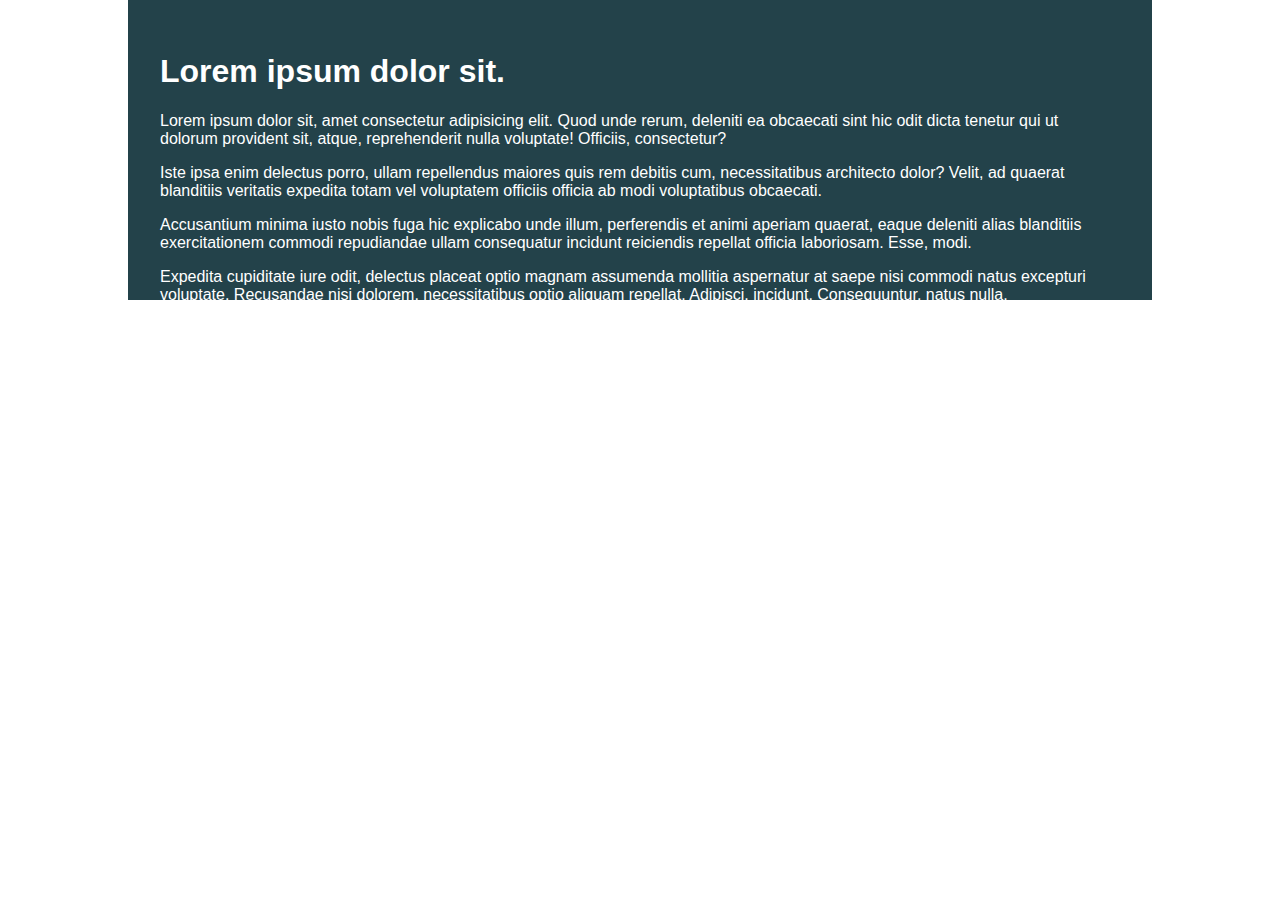
<file: challenge01/index.html>
<!DOCTYPE html>
<html lang="en">

<head>
    <meta charset="UTF-8">
    <meta name="viewport" content="width=device-width, initial-scale=1.0">
    <title>Day 01</title>

    <link rel="stylesheet" href="style.css">
</head>

<body>
    <div class="container">
        <div class="intro-content">
            <h1>Lorem ipsum dolor sit.</h1>
            <p>Lorem ipsum dolor sit, amet consectetur adipisicing elit. Quod unde rerum, deleniti ea obcaecati sint hic
                odit dicta tenetur qui ut dolorum provident sit, atque, reprehenderit nulla voluptate! Officiis,
                consectetur?</p>
            <p>Iste ipsa enim delectus porro, ullam repellendus maiores quis rem debitis cum, necessitatibus architecto
                dolor? Velit, ad quaerat blanditiis veritatis expedita totam vel voluptatem officiis officia ab modi
                voluptatibus obcaecati.</p>
            <p>Accusantium minima iusto nobis fuga hic explicabo unde illum, perferendis et animi aperiam quaerat, eaque
                deleniti alias blanditiis exercitationem commodi repudiandae ullam consequatur incidunt reiciendis
                repellat officia laboriosam. Esse, modi.</p>
            <p>Expedita cupiditate iure odit, delectus placeat optio magnam assumenda mollitia aspernatur at saepe nisi
                commodi natus excepturi voluptate. Recusandae nisi dolorem, necessitatibus optio aliquam repellat.
                Adipisci, incidunt. Consequuntur, natus nulla.</p>
        </div>
    </div>
</body>

</html>
</file>
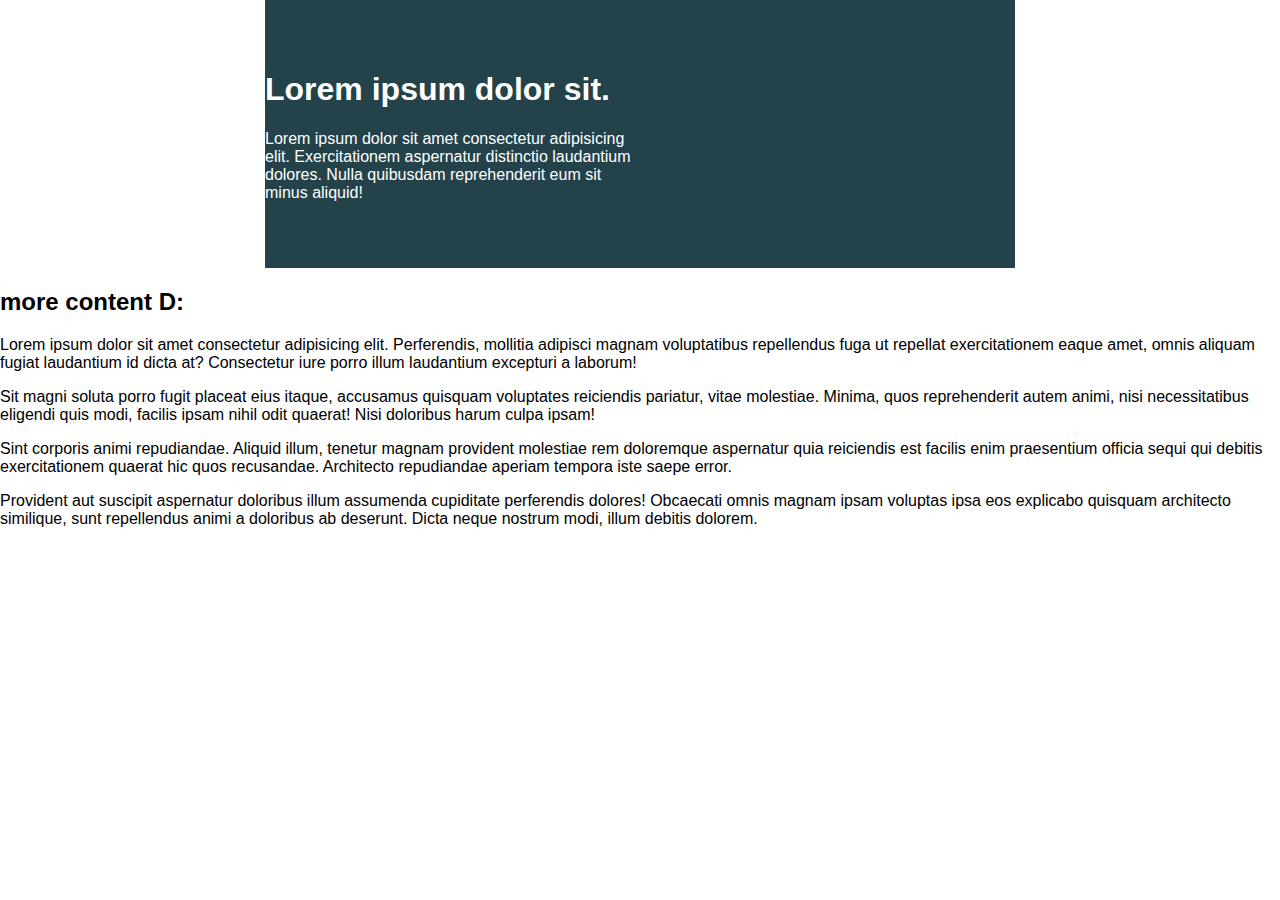
<file: challenge02/index.html>
<!DOCTYPE html>
<html lang="en">
<head> 
    <meta charset="UTF-8">
    <meta name="viewport" content="width=device-width, initial-scale=1.0">
    <title>Day 01</title>
 
    <link rel="stylesheet" href="style.css">
</head>
<body>

    <div class="container">
        <div class="intro-content">
            <h1>Lorem ipsum dolor sit.</h1>
            <p>Lorem ipsum dolor sit amet consectetur adipisicing elit. Exercitationem aspernatur distinctio laudantium dolores. Nulla quibusdam reprehenderit eum sit minus aliquid!</p>
        </div>
    </div>


    <h2>more content D:</h2>
    <p>Lorem ipsum dolor sit amet consectetur adipisicing elit. Perferendis, mollitia adipisci magnam voluptatibus repellendus fuga ut repellat exercitationem eaque amet, omnis aliquam fugiat laudantium id dicta at? Consectetur iure porro illum laudantium excepturi a laborum!</p>
    <p>Sit magni soluta porro fugit placeat eius itaque, accusamus quisquam voluptates reiciendis pariatur, vitae molestiae. Minima, quos reprehenderit autem animi, nisi necessitatibus eligendi quis modi, facilis ipsam nihil odit quaerat! Nisi doloribus harum culpa ipsam!</p>
    <p>Sint corporis animi repudiandae. Aliquid illum, tenetur magnam provident molestiae rem doloremque aspernatur quia reiciendis est facilis enim praesentium officia sequi qui debitis exercitationem quaerat hic quos recusandae. Architecto repudiandae aperiam tempora iste saepe error.</p>
    <p>Provident aut suscipit aspernatur doloribus illum assumenda cupiditate perferendis dolores! Obcaecati omnis magnam ipsam voluptas ipsa eos explicabo quisquam architecto similique, sunt repellendus animi a doloribus ab deserunt. Dicta neque nostrum modi, illum debitis dolorem.</p>


</body>
</html>
</file>
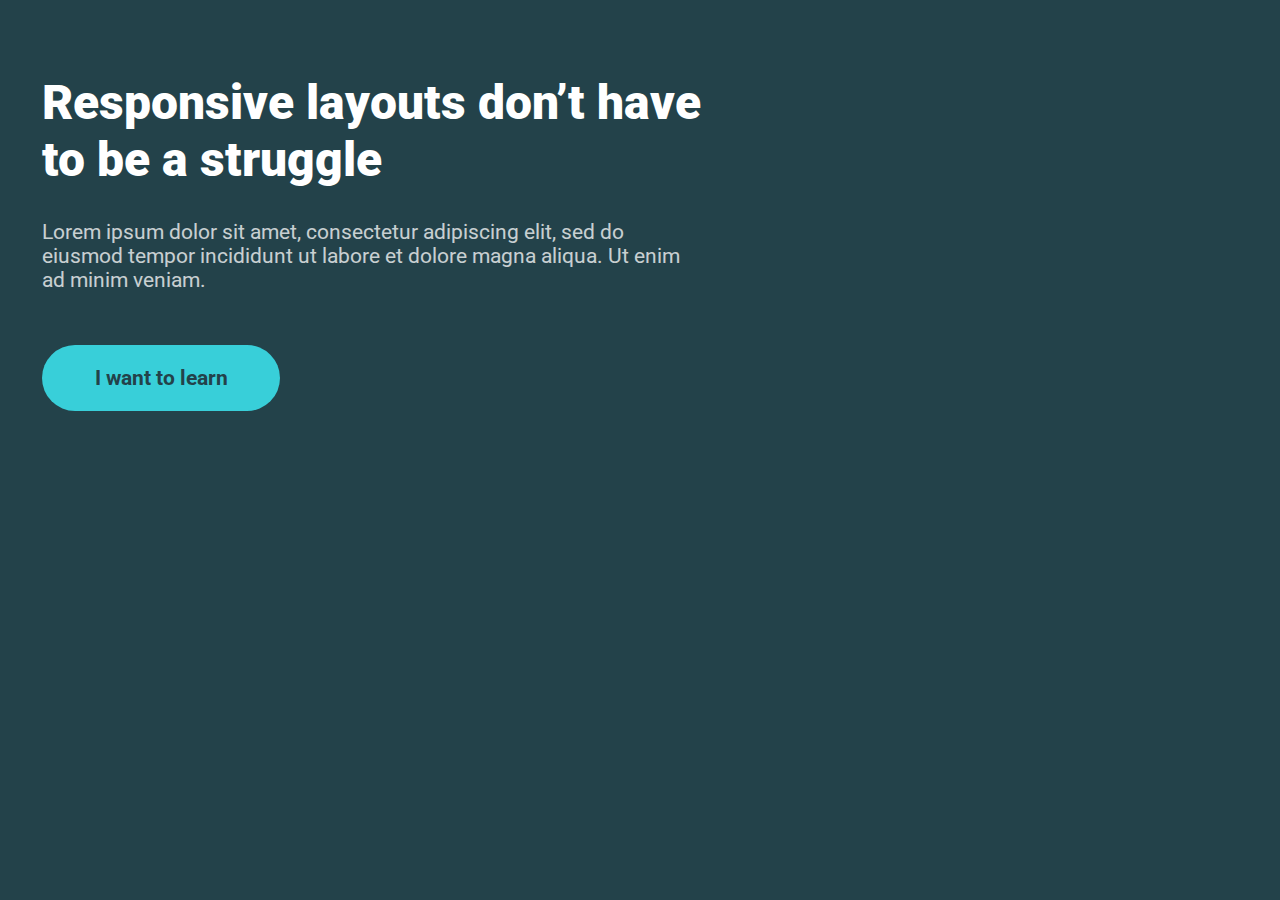
<file: challenge03/index.html>
<!DOCTYPE html>
<html lang="en">

<head>
    <meta charset="UTF-8">
    <meta name="viewport" content="width=device-width, initial-scale=1.0">
    <title>Day 01</title>

    <link rel="stylesheet" href="style.css">
    <link rel="preconnect" href="https://fonts.googleapis.com">
    <link rel="preconnect" href="https://fonts.gstatic.com" crossorigin>
    <link href="https://fonts.googleapis.com/css2?family=Roboto:ital,wght@0,100..900;1,100..900&display=swap"
        rel="stylesheet">
</head>

<body>

    <div class="container">
        <h1>Responsive layouts don’t have
            to be a struggle</h1>
        <p>Lorem ipsum dolor sit amet, consectetur adipiscing elit, sed do eiusmod
            tempor incididunt ut labore et dolore magna aliqua. Ut enim ad minim
            veniam.</p>

        <a href="/">I want to learn</a>
    </div>

</body>

</html>
</file>
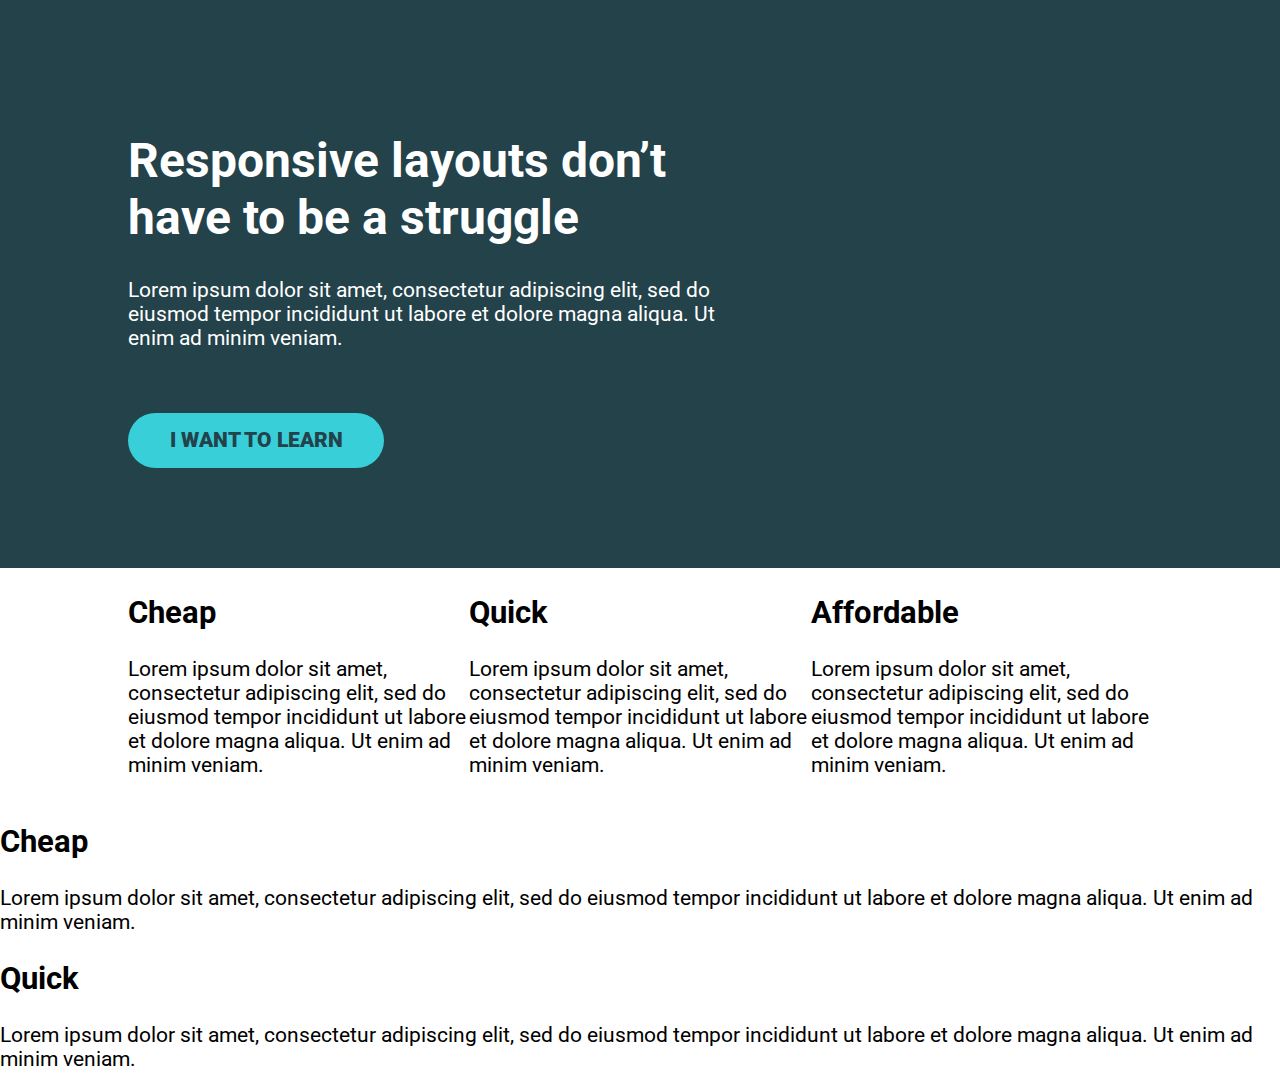
<file: flex-challenge01/index.html>
<!DOCTYPE html>
<html lang="en">
<head>
    <meta charset="UTF-8">
    <meta name="viewport" content="width=device-width, initial-scale=1.0">
    <title>Challenge time!</title>
    <link href="https://fonts.googleapis.com/css2?family=Roboto:wght@400;900&display=swap" rel="stylesheet"> 
    <link rel="stylesheet" href="style.css">
</head>
<body>
    <div class="hero">
        <div class="container">
            <div class="hero__text">
                <h1>Responsive layouts don’t have to be a struggle</h1>
                <p>Lorem ipsum dolor sit amet, consectetur adipiscing elit, sed do eiusmod tempor incididunt ut labore et dolore magna aliqua. Ut enim ad minim veniam.</p>
                <a href="#" class="btn">I want to learn</a>
            </div>
        </div>
    </div>
    <div class="container">
        <div class="row">
            <div class="col">
                <h2>Cheap</h2>
                <p>Lorem ipsum dolor sit amet, consectetur adipiscing elit, sed do eiusmod tempor incididunt ut labore et dolore magna aliqua. Ut enim ad minim veniam.</p>
            </div>
            <div class="col">
                <h2>Quick</h2>
                <p>Lorem ipsum dolor sit amet, consectetur adipiscing elit, sed do eiusmod tempor incididunt ut labore et dolore magna aliqua. Ut enim ad minim veniam.</p>
            </div>
            <div class="col">
                <h2>Affordable</h2>
                <p>Lorem ipsum dolor sit amet, consectetur adipiscing elit, sed do eiusmod tempor incididunt ut labore et dolore magna aliqua. Ut enim ad minim veniam.</p>
            </div>
        </div>
    </div>


    <div class="col">
        <h2>Cheap</h2>
        <p>Lorem ipsum dolor sit amet, consectetur adipiscing elit, sed do eiusmod tempor incididunt ut labore et dolore magna aliqua. Ut enim ad minim veniam.</p>
    </div>
    <div class="col">
        <h2>Quick</h2>
        <p>Lorem ipsum dolor sit amet, consectetur adipiscing elit, sed do eiusmod tempor incididunt ut labore et dolore magna aliqua. Ut enim ad minim veniam.</p>
    </div>


</body>
</html>
</file>
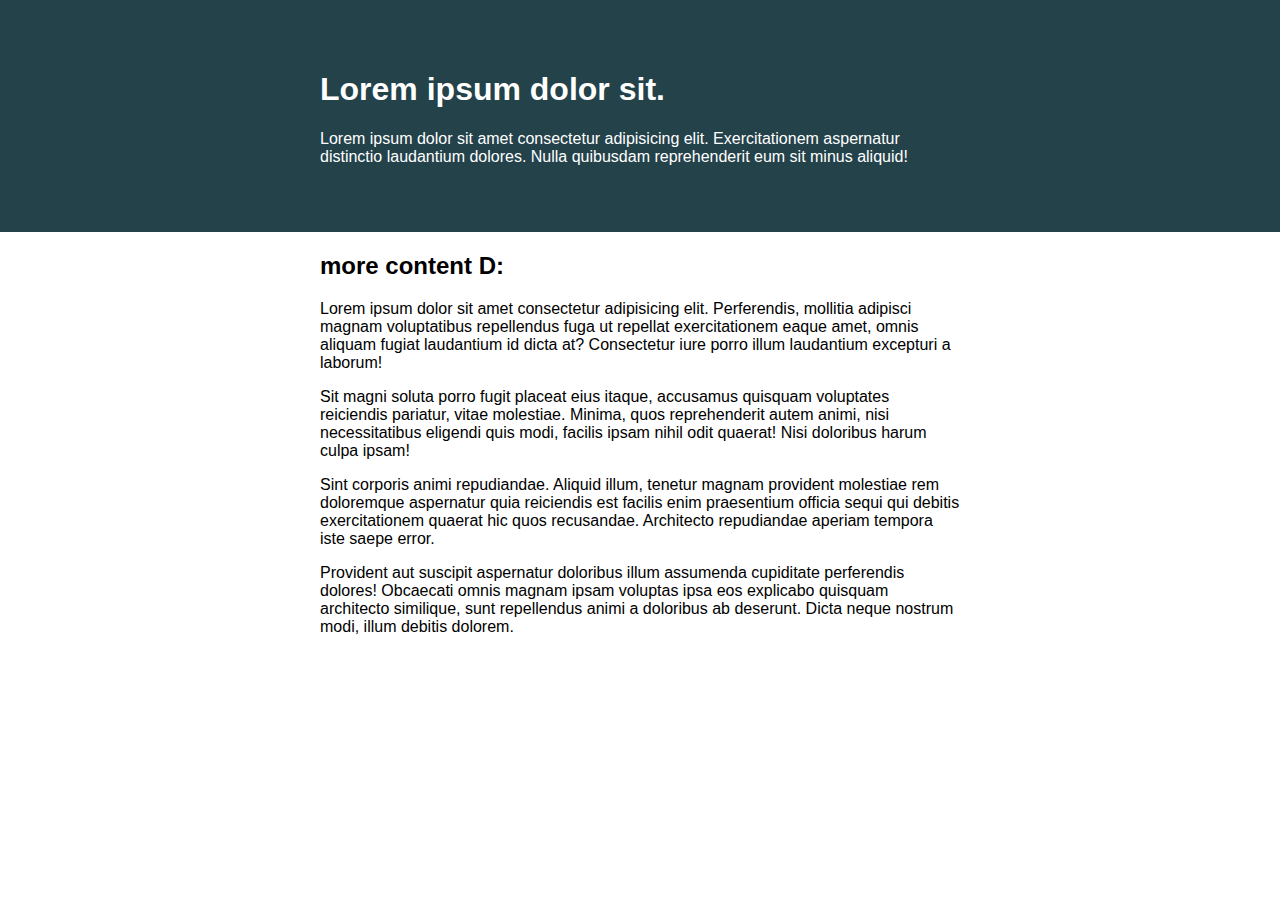
<file: challenge02/solution/index.html>
<!DOCTYPE html>
<html lang="en">

<head>
    <meta charset="UTF-8">
    <meta name="viewport" content="width=device-width, initial-scale=1.0">
    <title>Day 01</title>

    <link rel="stylesheet" href="style.css">
</head>

<body>

    <div class="container">
        <div class="intro-content">
            <h1>Lorem ipsum dolor sit.</h1>
            <p>Lorem ipsum dolor sit amet consectetur adipisicing elit. Exercitationem aspernatur distinctio laudantium
                dolores. Nulla quibusdam reprehenderit eum sit minus aliquid!</p>
        </div>
    </div>


    <div class="intro-content">
        <h2>more content D:</h2>
        <p>Lorem ipsum dolor sit amet consectetur adipisicing elit. Perferendis, mollitia adipisci magnam voluptatibus
            repellendus fuga ut repellat exercitationem eaque amet, omnis aliquam fugiat laudantium id dicta at?
            Consectetur
            iure porro illum laudantium excepturi a laborum!</p>
        <p>Sit magni soluta porro fugit placeat eius itaque, accusamus quisquam voluptates reiciendis pariatur, vitae
            molestiae. Minima, quos reprehenderit autem animi, nisi necessitatibus eligendi quis modi, facilis ipsam
            nihil
            odit quaerat! Nisi doloribus harum culpa ipsam!</p>
        <p>Sint corporis animi repudiandae. Aliquid illum, tenetur magnam provident molestiae rem doloremque aspernatur
            quia
            reiciendis est facilis enim praesentium officia sequi qui debitis exercitationem quaerat hic quos
            recusandae.
            Architecto repudiandae aperiam tempora iste saepe error.</p>
        <p>Provident aut suscipit aspernatur doloribus illum assumenda cupiditate perferendis dolores! Obcaecati omnis
            magnam ipsam voluptas ipsa eos explicabo quisquam architecto similique, sunt repellendus animi a doloribus
            ab
            deserunt. Dicta neque nostrum modi, illum debitis dolorem.</p>
    </div>


</body>

</html>
</file>
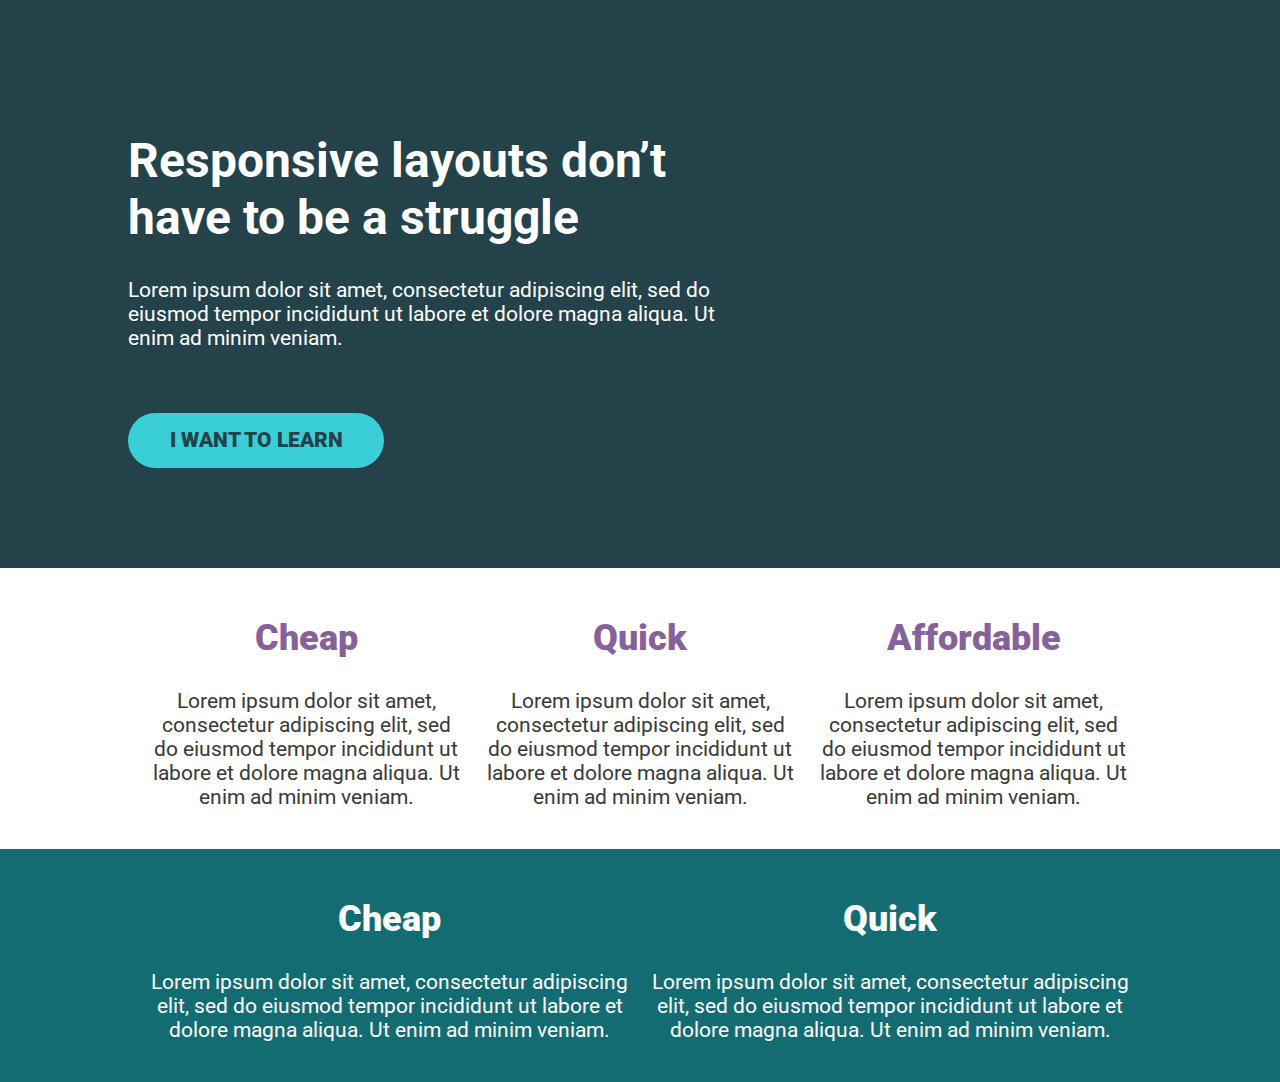
<file: flex-challenge01/solution/index.html>
<!DOCTYPE html>
<html lang="en">

<head>
    <meta charset="UTF-8">
    <meta name="viewport" content="width=device-width, initial-scale=1.0">
    <title>Challenge time!</title>
    <link href="https://fonts.googleapis.com/css2?family=Roboto:wght@400;900&display=swap" rel="stylesheet">
    <link rel="stylesheet" href="style.css">
</head>

<body>
    <div class="hero">
        <div class="container">
            <div class="hero__text">
                <h1>Responsive layouts don’t have to be a struggle</h1>
                <p>Lorem ipsum dolor sit amet, consectetur adipiscing elit, sed do eiusmod tempor incididunt ut labore
                    et dolore magna aliqua. Ut enim ad minim veniam.</p>
                <a href="#" class="btn">I want to learn</a>
            </div>
        </div>
    </div>
    <div class="container">
        <div class="row">
            <div class="col">
                <h2>Cheap</h2>
                <p>Lorem ipsum dolor sit amet, consectetur adipiscing elit, sed do eiusmod tempor incididunt ut labore
                    et dolore magna aliqua. Ut enim ad minim veniam.</p>
            </div>
            <div class="col">
                <h2>Quick</h2>
                <p>Lorem ipsum dolor sit amet, consectetur adipiscing elit, sed do eiusmod tempor incididunt ut labore
                    et dolore magna aliqua. Ut enim ad minim veniam.</p>
            </div>
            <div class="col">
                <h2>Affordable</h2>
                <p>Lorem ipsum dolor sit amet, consectetur adipiscing elit, sed do eiusmod tempor incididunt ut labore
                    et dolore magna aliqua. Ut enim ad minim veniam.</p>
            </div>
        </div>
    </div>

    <div class="footer">
        <div class="container">
            <div class="row">
                <div class="col">
                    <h2>Cheap</h2>
                    <p>Lorem ipsum dolor sit amet, consectetur adipiscing elit, sed do eiusmod tempor incididunt ut
                        labore
                        et
                        dolore magna aliqua. Ut enim ad minim veniam.</p>
                </div>
                <div class="col">
                    <h2>Quick</h2>
                    <p>Lorem ipsum dolor sit amet, consectetur adipiscing elit, sed do eiusmod tempor incididunt ut
                        labore
                        et
                        dolore magna aliqua. Ut enim ad minim veniam.</p>
                </div>
            </div>
        </div>
    </div>


</body>

</html>
</file>
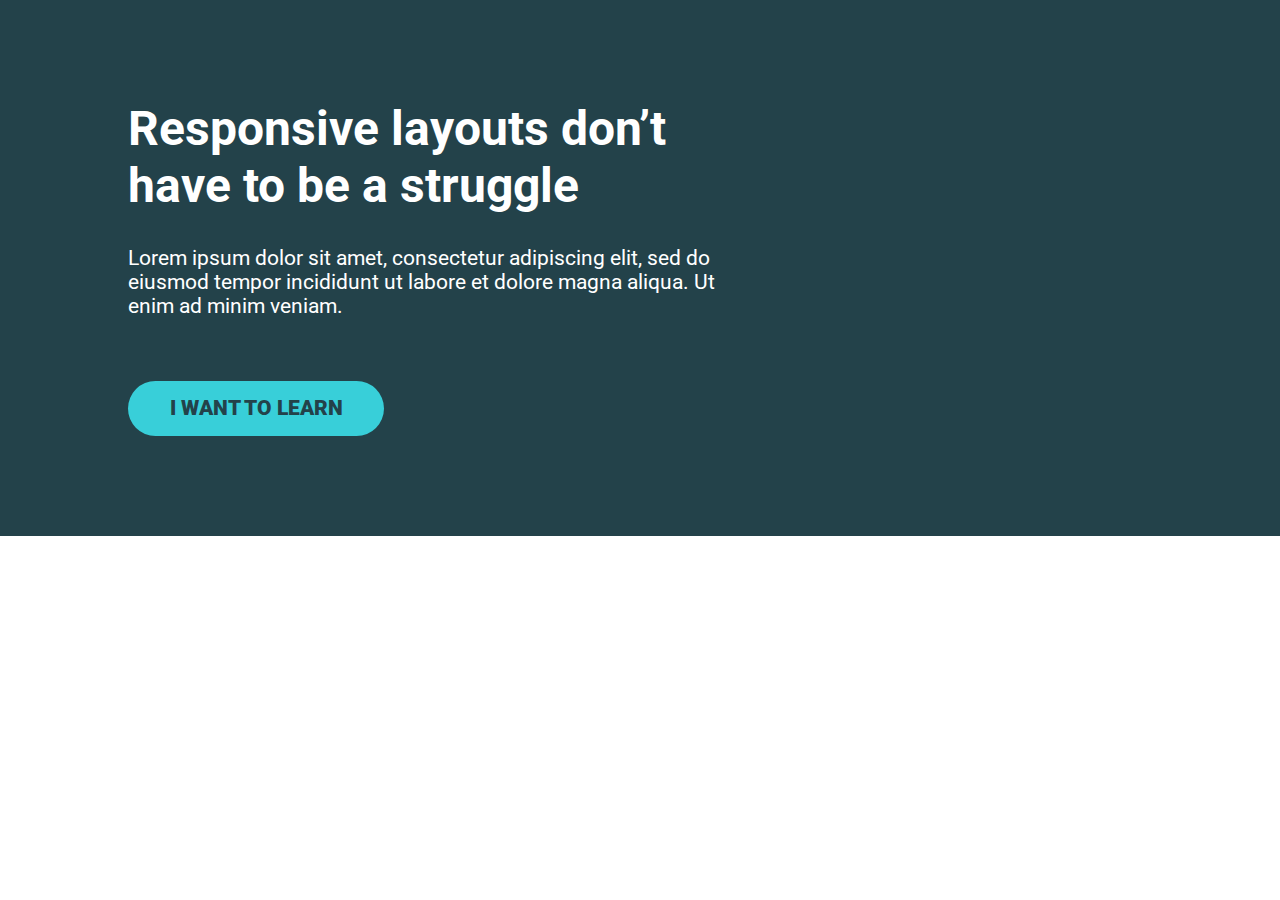
<file: flex-challenge02/exercise/index.html>
<!DOCTYPE html>
<html lang="en">
<head>
    <meta charset="UTF-8">
    <meta name="viewport" content="width=device-width, initial-scale=1.0">
    <title>Conquering Rsponsive Layouts</title>
    <link href="https://fonts.googleapis.com/css2?family=Roboto:wght@400;900&display=swap" rel="stylesheet"> 
    <link rel="stylesheet" href="style.css">
</head>
<body>
    <div class="hero">
        <div class="container row">
            <div class="hero__text">
                <h1>Responsive layouts don’t have to be a struggle</h1>
                <p>Lorem ipsum dolor sit amet, consectetur adipiscing elit, sed do eiusmod tempor incididunt ut labore et dolore magna aliqua. Ut enim ad minim veniam.</p>
                <a href="#" class="btn">I want to learn</a>
            </div>
        </div>
    </div> 

    

</body>
</html>
</file>
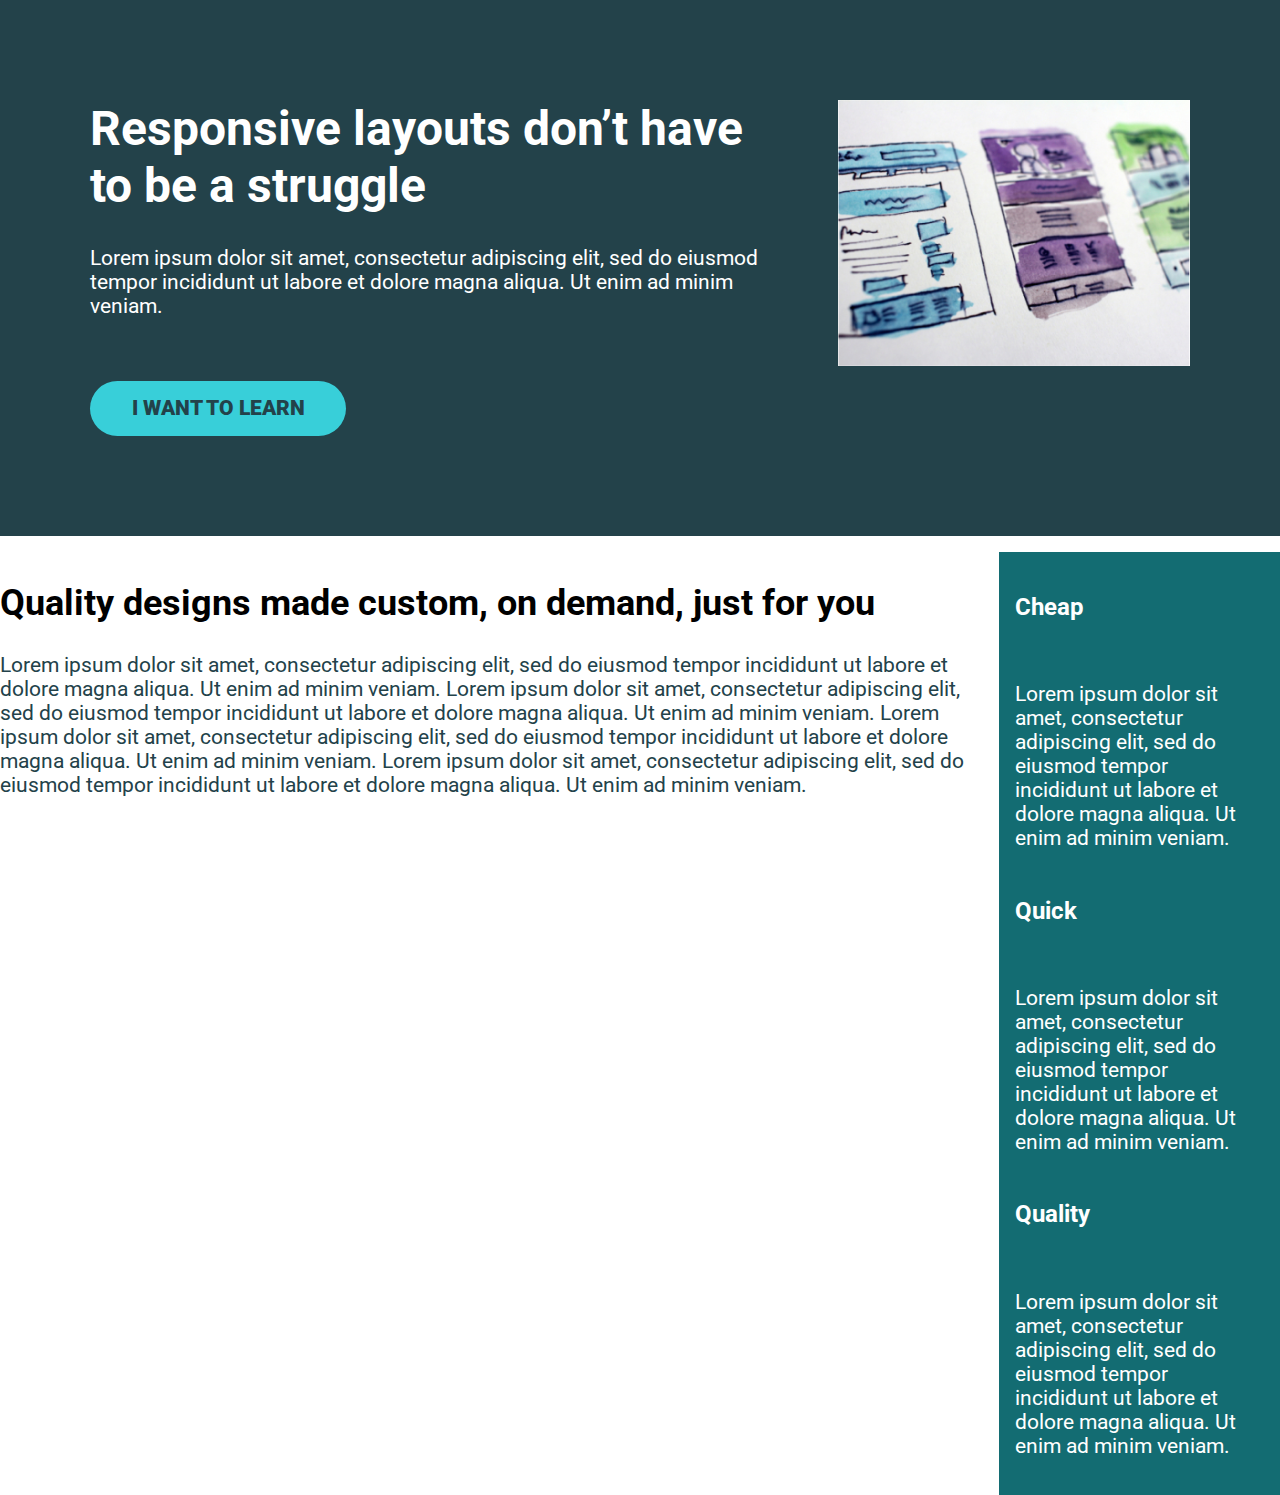
<file: flex-challenge02/solution/index.html>
<!DOCTYPE html>
<html lang="en">

<head>
    <meta charset="UTF-8">
    <meta name="viewport" content="width=device-width, initial-scale=1.0">
    <title>Conquering Rsponsive Layouts</title>
    <link href="https://fonts.googleapis.com/css2?family=Roboto:wght@400;900&display=swap" rel="stylesheet">
    <link rel="stylesheet" href="style.css">
</head>

<body>
    <div class="hero">
        <div class="container row">
            <div class="hero__text">
                <h1>Responsive layouts don’t have to be a struggle</h1>
                <p>Lorem ipsum dolor sit amet, consectetur adipiscing elit, sed do eiusmod tempor incididunt ut labore
                    et dolore magna aliqua. Ut enim ad minim veniam.</p>
                <a href="#" class="btn">I want to learn</a>
            </div>

            <img src="./img/hero-img.jpg" class="hero__img">
        </div>
    </div>

    <div class="row" style="margin-top: 1rem;">
        <div class="">
            <h2 class="content-title">Quality designs made custom, on demand,
                just for you</h2>

            <p class="content-text">Lorem ipsum dolor sit amet, consectetur adipiscing elit, sed do eiusmod
                tempor incididunt ut labore et dolore magna aliqua. Ut enim ad minim
                veniam. Lorem ipsum dolor sit amet, consectetur adipiscing elit, sed do
                eiusmod tempor incididunt ut labore et dolore magna aliqua. Ut enim ad
                minim veniam.

                Lorem ipsum dolor sit amet, consectetur adipiscing elit, sed do eiusmod
                tempor incididunt ut labore et dolore magna aliqua. Ut enim ad minim
                veniam. Lorem ipsum dolor sit amet, consectetur adipiscing elit, sed do
                eiusmod tempor incididunt ut labore et dolore magna aliqua. Ut enim ad
                minim veniam.</p>
        </div>

        <div class="callout-container">
            <div class="callout-item">
                <h3>Cheap</h3>
                <p>Lorem ipsum dolor sit amet,
                    consectetur adipiscing elit, sed do
                    eiusmod tempor incididunt ut labore et
                    dolore magna aliqua. Ut enim ad minim
                    veniam.</p>
            </div>

            <div class="callout-item">
                <h3>Quick</h3>
                <p>Lorem ipsum dolor sit amet,
                    consectetur adipiscing elit, sed do
                    eiusmod tempor incididunt ut labore et
                    dolore magna aliqua. Ut enim ad minim
                    veniam.</p>
            </div>

            <div class="callout-item">
                <h3>Quality</h3>
                <p>Lorem ipsum dolor sit amet,
                    consectetur adipiscing elit, sed do
                    eiusmod tempor incididunt ut labore et
                    dolore magna aliqua. Ut enim ad minim
                    veniam.</p>
            </div>
        </div>
    </div>



</body>

</html>
</file>
<file: challenge01/style.css>
/* INSTRUCTIONS
 *
 * 1) Limit the total width of
 *    the .intro-conent to about half
 *    of it's parent
 *
 * 2) Stop the text from overflowing
 *    out the bottom at small screen
 *    widths
 *
 * You may modify the HTML if needed
 *
 */

* {
  box-sizing: border-box;
}

body {
  margin: 0;
  font-family: sans-serif;
}

.container {
  background: #23424a;
  color: white;

  width: 80%;
  margin: 0 auto;

  padding: 2em;
  height: 300px;
}
</file>
<file: challenge02/style.css>
/* INSTRUCTIONS
 *
 * 1) Keep the text inside .intro-content
 *    in the same place, but have the background
 *    extend from one side of the viewport
 *    to the other, no matter how wide or narrow
 *    the browser is.
 *
 * 2) Limit the maximum width of the text in the
 *    bottom area.
 *
 * You may modify the HTML if needed
 * (you probably should for this challenge)
 *
 */

* {
  box-sizing: border-box;
}

body {
  margin: 0;
  font-family: sans-serif;
}

.container {
  width: 80%;
  max-width: 750px;
  margin: 0 auto;
  background: #23424a;
  color: white;
  padding: 50px 0;
}

.intro-content {
  width: 50%;
}
</file>
<file: challenge03/style.css>
* {
  box-sizing: border-box;
}

body {
  margin: 0;
  font-family: "Roboto", sans-serif;
  font-optical-sizing: auto;
  font-weight: 400;
  font-style: normal;
  font-size: 1.313rem;
  background-color: #23424A;
}

.container {
  max-width: 750px;
  padding: 2em;
  color: #fff;
}

.container h1 {
  font-weight: 900;
  font-size: 3rem;
}

.container p {
  opacity: .75;
  padding-bottom: 2.5em;
}

.container a {
  background-color: #38CFD9;
  padding: 1em 2.5em;
  border-radius: 9999px;
  color: #23424A;
  font-weight: 700;
  margin: 1em 0;
  text-decoration: none;
}

.container a:hover,
a:focus {
  opacity: .75;
}
</file>
<file: flex-challenge01/style.css>
/* 
////// For this challenge ///////

- You will have to modify the HTML

- You can add new classes in the HTML
  if you need to

// Requirements
1. The headings in the first row must be
   a different color
2. The two .col at the bottom must go next
   to one another
3. The section at the bottom should have
   a dark background color and a different
   color of text
4. I've removed the "gap" that I created,
   so you'll have to add it back in

   */

*, *::before, *::after {
    box-sizing: border-box;
}

body {
    margin: 0;
    font-family: 'Roboto', sans-serif;
    font-size: 1.3rem;
}

h1 {
    font-size: 3rem;
}

.container {
    width: 80%;
    max-width: 1100px;
    margin: 0 auto;
}

.row {
    /* display: flex => flex container */
    display: flex;

    /* can't use yet */
    /* gap: 100px; */
}

.col {
    /* these are now flex items */
    width: 100%;
}

.hero {
    padding: 100px 0;
    background-color: #23424A;
    color: #FFF;
}

.hero__text {
    width: 60%;
}

.hero p {
    margin-bottom: 3em;
}

.btn {
    display: inline-block;
    text-decoration: none;
    text-transform: uppercase; 
    color: #23424A;
    font-weight: 900;
    background-color: #38CFD9;
    padding: .75em 2em;
    border-radius: 100px;
}

.btn:hover,
.btn:focus {
    opacity: .75; 
}
</file>
<file: challenge02/solution/style.css>
/* INSTRUCTIONS
 *
 * 1) Keep the text inside .intro-content
 *    in the same place, but have the background
 *    extend from one side of the viewport
 *    to the other, no matter how wide or narrow
 *    the browser is.
 *
 * 2) Limit the maximum width of the text in the
 *    bottom area.
 *
 * You may modify the HTML if needed
 * (you probably should for this challenge)
 *
 */

* {
  box-sizing: border-box;
}

body {
  margin: 0;
  font-family: sans-serif;
}

.container {
  margin: 0 auto;
  background: #23424a;
  color: white;
  padding: 50px 0;
}

.intro-content {
  max-width: 750px;
  width: 50%;
  margin: auto;
}
</file>
<file: flex-challenge01/solution/style.css>
/* 
////// For this challenge ///////

- You will have to modify the HTML

- You can add new classes in the HTML
  if you need to

// Requirements
1. The headings in the first row must be
   a different color
2. The two .col at the bottom must go next
   to one another
3. The section at the bottom should have
   a dark background color and a different
   color of text
4. I've removed the "gap" that I created,
   so you'll have to add it back in

   */

*,
*::before,
*::after {
    box-sizing: border-box;
}

body {
    margin: 0;
    font-family: 'Roboto', sans-serif;
    font-size: 1.3rem;
}

h1 {
    font-size: 3rem;
}

.container {
    width: 80%;
    max-width: 1100px;
    margin: 0 auto;
}

.row {
    /* display: flex => flex container */
    display: flex;
    gap: 1rem;
    padding: 1.2rem;
}

.col {
    /* these are now flex items */
    width: 100%;
    text-align: center;
}

.col h2 {
    color: #87629A;
    font-weight: 900;
    font-size: 2.25rem;
}

.col p {
    color: #3A3A3A;
}

.hero {
    padding: 100px 0;
    background-color: #23424A;
    color: #FFF;
}

.hero__text {
    width: 60%;
}

.hero p {
    margin-bottom: 3em;
}

.btn {
    display: inline-block;
    text-decoration: none;
    text-transform: uppercase;
    color: #23424A;
    font-weight: 900;
    background-color: #38CFD9;
    padding: .75em 2em;
    border-radius: 100px;
}

.btn:hover,
.btn:focus {
    opacity: .75;
}

.footer {
    background-color: #136C72;
}

.footer .row h2,
.footer .row p {
    color: #fff;
}
</file>
<file: flex-challenge02/exercise/style.css>
/* 
////// For this challenge ///////

- All text is in the text.md file

// Requirements
1. Refer to the design specs for the
   overall layout 
2. The image should line up with
   the sidebar in the section
   below

*/

*, *::before, *::after {
    box-sizing: border-box;
}

body {
    margin: 0;
    font-family: 'Roboto', sans-serif;
    font-size: 1.3rem;
}

img {
    max-width: 100%;
}

h1 {
    font-size: 3rem;
    margin-top: 0;
}

.container {
    width: 80%;
    max-width: 1100px;
    margin: 0 auto;
}

.row {
    /* display: flex => flex container */
    display: flex;
    justify-content: space-between;
    
    /* can't use yet */
    /* gap: 100px; */
}

.col {
    /* these are now flex items */
    width: 100%;
}

.col + .col {
    margin-left: 30px;
}

.hero {
    padding: 100px 0;
    background-color: #23424A;
    color: #FFF;
}

.hero__text { 
    width: 62%;
}

.hero__img {
    width: 32%;
    align-self: flex-start;
}

.hero p {
    margin-bottom: 3em;
}

.btn {
    display: inline-block;
    text-decoration: none;
    text-transform: uppercase; 
    color: #23424A;
    font-weight: 900;
    background-color: #38CFD9;
    padding: .75em 2em;
    border-radius: 100px;
}

.btn:hover,
.btn:focus {
    opacity: .75; 
}
</file>
<file: flex-challenge02/solution/style.css>
/* 
////// For this challenge ///////

- All text is in the text.md file

// Requirements
1. Refer to the design specs for the
   overall layout 
2. The image should line up with
   the sidebar in the section
   below

*/

*,
*::before,
*::after {
    box-sizing: border-box;
}

body {
    margin: 0;
    font-family: 'Roboto', sans-serif;
    font-size: 1.3rem;
}

img {
    max-width: 100%;
}

h1 {
    font-size: 3rem;
    margin-top: 0;
}

.container {
    width: 80%;
    max-width: 1100px;
    margin: 0 auto;
}

.row {
    /* display: flex => flex container */
    display: flex;
    justify-content: space-between;
    align-items: flex-start;
    width: 100%;
    /* can't use yet */
    /* gap: 100px; */
}

.col {
    /* these are now flex items */
    width: 100%;
}

.col+.col {
    margin-left: 30px;
}

.hero {
    padding: 100px 0;
    background-color: #23424A;
    color: #FFF;
}

.hero__text {
    width: 62%;
}

.hero__img {
    width: 32%;
    align-self: flex-start;
}

.hero p {
    margin-bottom: 3em;
}

.btn {
    display: inline-block;
    text-decoration: none;
    text-transform: uppercase;
    color: #23424A;
    font-weight: 900;
    background-color: #38CFD9;
    padding: .75em 2em;
    border-radius: 100px;
}

.btn:hover,
.btn:focus {
    opacity: .75;
}

.content-title {
    font-size: 36px;
    font-weight: 700;
}

.content-text {
    font-size: 21px;
    color: #23424A;
}

.callout-container {
    background-color: #136C72;
    color: white;
    padding: 1rem;
}

.callout-item {
    display: flex;
    flex-direction: column;
    gap: 1rem;
}

.callout-item h2 {
    font-size: 36px;
    font-weight: 700;
}

.callout-item p {
    font-size: 21px;
    font-weight: 400;
}
</file>
